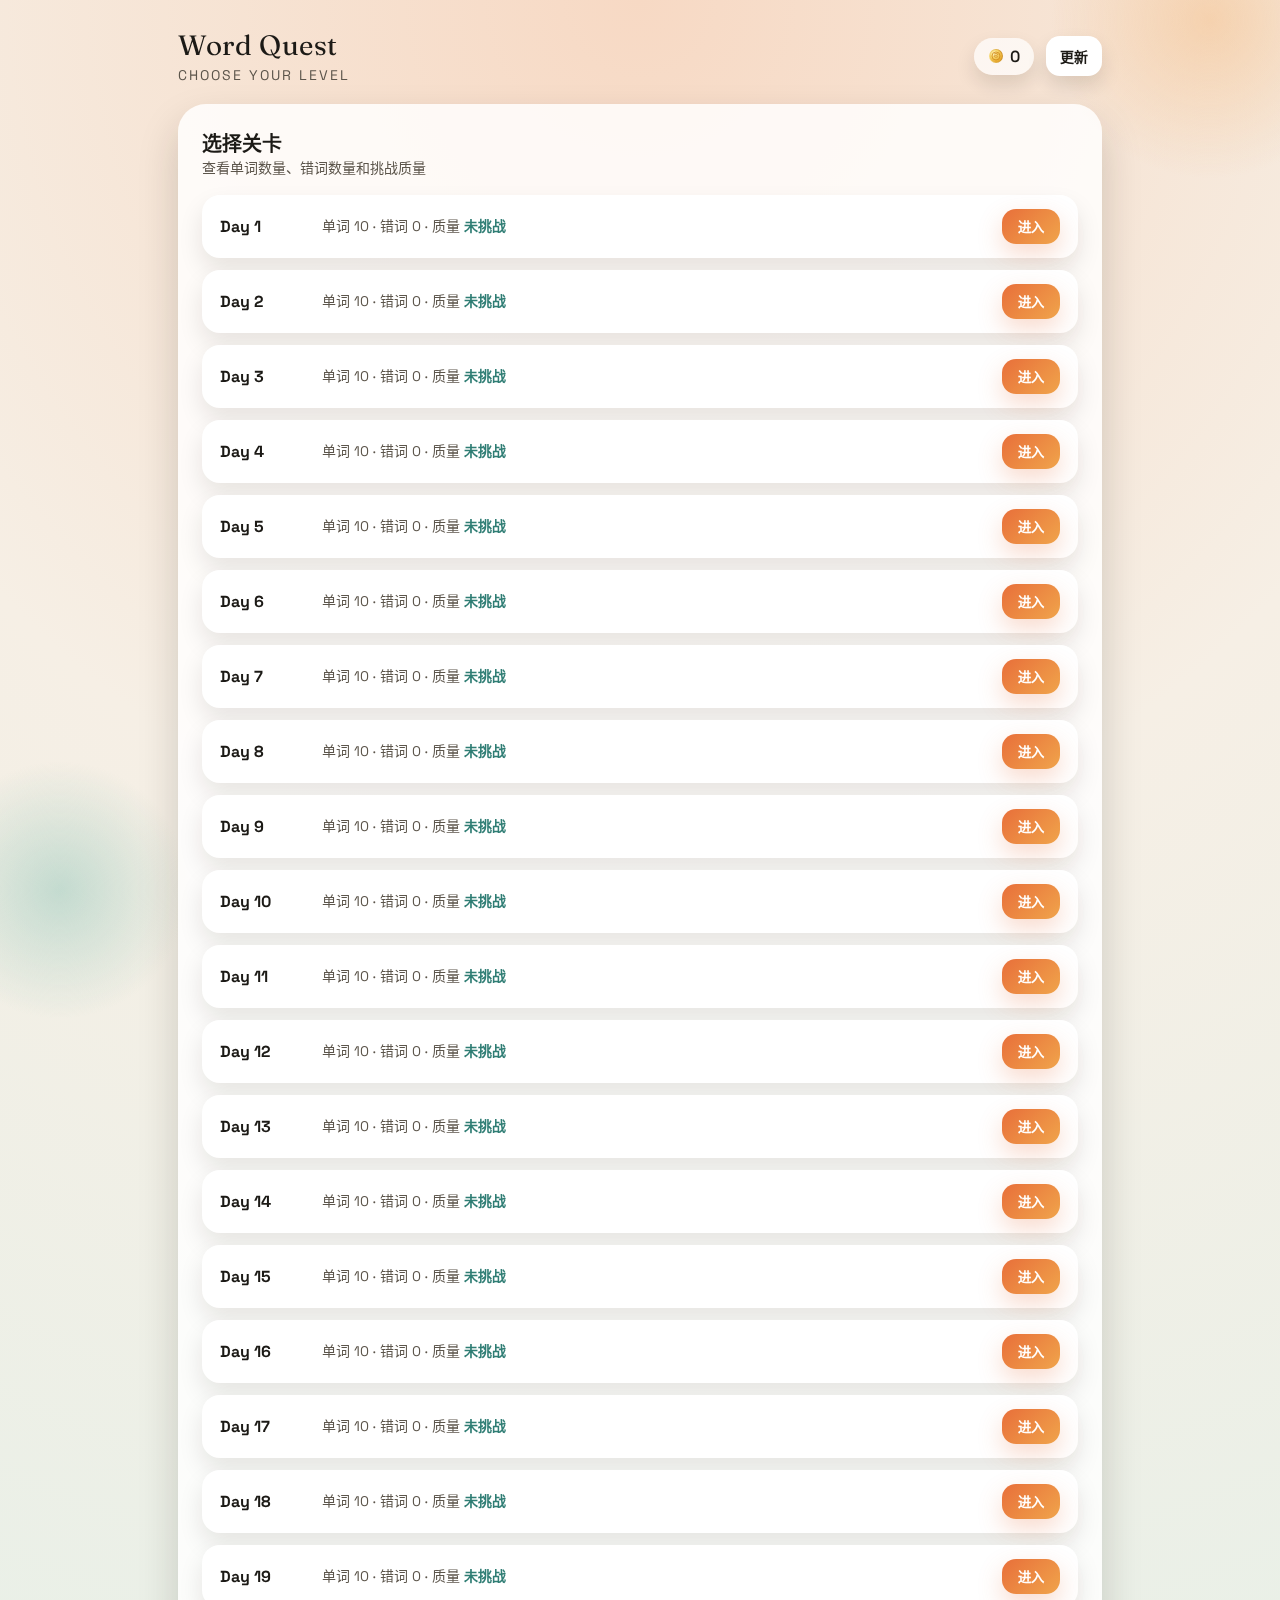
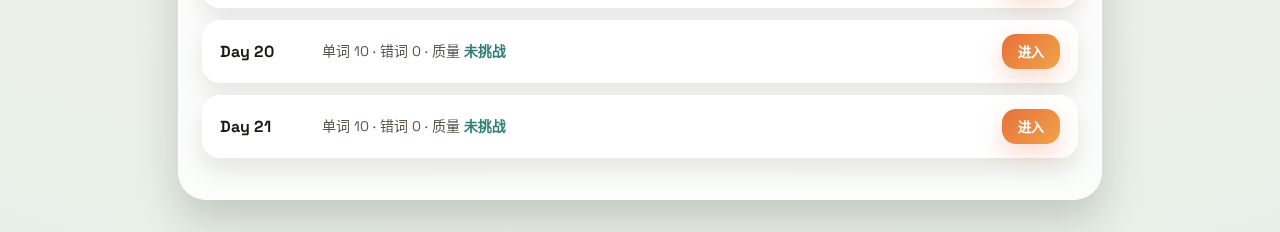
<file: index.html>
﻿<!doctype html>
<html lang="zh-CN">
  <head>
    <meta charset="UTF-8" />
    <meta name="viewport" content="width=device-width, initial-scale=1" />
    <title>Word Quest · 关卡选择</title>
    <link rel="manifest" href="manifest.json" />
    <meta name="theme-color" content="#f0822e" />
    <meta name="mobile-web-app-capable" content="yes" />
    <meta name="apple-mobile-web-app-capable" content="yes" />
    <meta name="apple-mobile-web-app-status-bar-style" content="black-translucent" />
    <meta name="apple-mobile-web-app-title" content="WordGame" />
    <link rel="apple-touch-icon" href="assets/pwa/apple-touch-icon.png" />
    <link rel="icon" type="image/png" sizes="192x192" href="assets/pwa/icon-192.png" />
    <link rel="icon" type="image/png" sizes="512x512" href="assets/pwa/icon-512.png" />
    <link rel="preconnect" href="https://fonts.googleapis.com" />
    <link rel="preconnect" href="https://fonts.gstatic.com" crossorigin />
    <link
      href="https://fonts.googleapis.com/css2?family=Fraunces:wght@600;700&family=Space+Grotesk:wght@400;500;600&display=swap"
      rel="stylesheet"
    />
    <style>
      :root {
        --ink: #1c1a16;
        --muted: #5c554b;
        --paper: #f7f0e6;
        --card: rgba(255, 255, 255, 0.82);
        --accent: #e86f3a;
        --accent-2: #2f7d74;
        --shadow: 0 20px 40px rgba(36, 28, 14, 0.18);
      }

      * {
        box-sizing: border-box;
      }

      body {
        margin: 0;
        min-height: 100vh;
        min-height: 100svh;
        font-family: "Space Grotesk", "PingFang SC", "Microsoft YaHei", sans-serif;
        color: var(--ink);
        background: radial-gradient(circle at top, #f7d9c4 0%, #f6efe5 45%, #e7f0e8 100%);
        display: flex;
        justify-content: center;
        align-items: stretch;
      }

      body::before,
      body::after {
        content: "";
        position: fixed;
        z-index: 0;
        border-radius: 50%;
        opacity: 0.45;
        pointer-events: none;
      }

      body::before {
        width: 320px;
        height: 320px;
        top: -140px;
        right: -90px;
        background: radial-gradient(circle, #f4b77a 0%, rgba(244, 183, 122, 0) 70%);
      }

      body::after {
        width: 260px;
        height: 260px;
        bottom: -120px;
        left: -70px;
        background: radial-gradient(circle, #89c2b5 0%, rgba(137, 194, 181, 0) 70%);
      }

      .app {
        position: relative;
        z-index: 1;
        width: min(980px, 100%);
        padding: 28px 28px 32px;
        display: flex;
        flex-direction: column;
        gap: 20px;
        min-height: 100vh;
        min-height: 100svh;
      }

      .topbar {
        display: flex;
        flex-wrap: wrap;
        gap: 16px;
        align-items: center;
        justify-content: space-between;
      }

      .brand {
        display: flex;
        flex-direction: column;
        gap: 4px;
      }

      .brand .title {
        font-family: "Fraunces", "PingFang SC", serif;
        font-size: 28px;
        letter-spacing: 0.6px;
      }

      .brand .subtitle {
        font-size: 14px;
        color: var(--muted);
        text-transform: uppercase;
        letter-spacing: 2px;
      }

      .top-actions {
        display: flex;
        align-items: center;
        gap: 12px;
      }

      .coin-block {
        display: inline-flex;
        align-items: center;
        gap: 6px;
        padding: 8px 14px;
        border-radius: 999px;
        background: rgba(255, 255, 255, 0.7);
        box-shadow: 0 10px 20px rgba(30, 23, 12, 0.12);
        font-weight: 600;
      }

      .coin-icon {
        width: 16px;
        height: 16px;
        background: url("assets/td/coin.svg") center/contain no-repeat;
        display: inline-block;
      }

      .update-btn {
        border: none;
        background: #fff;
        padding: 10px 14px;
        border-radius: 14px;
        font-size: 14px;
        font-weight: 600;
        color: var(--ink);
        box-shadow: 0 10px 20px rgba(23, 18, 9, 0.12);
        cursor: pointer;
      }

      .content {
        flex: 1;
        display: flex;
        flex-direction: column;
        gap: 16px;
      }

      .card {
        padding: 24px;
        border-radius: 28px;
        background: var(--card);
        box-shadow: var(--shadow);
        display: flex;
        flex-direction: column;
        gap: 18px;
      }

      .card-title {
        font-size: 20px;
        font-weight: 700;
      }

      .card-sub {
        color: var(--muted);
        font-size: 14px;
      }

      .day-list {
        display: flex;
        flex-direction: column;
        gap: 12px;
      }

      .day-row {
        display: grid;
        grid-template-columns: 90px 1fr auto;
        align-items: center;
        gap: 12px;
        padding: 14px 18px;
        border-radius: 18px;
        background: #fff;
        box-shadow: 0 12px 24px rgba(30, 23, 12, 0.1);
      }

      .day-title {
        font-weight: 700;
        font-size: 16px;
      }

      .day-meta {
        color: var(--muted);
        font-size: 14px;
        line-height: 1.4;
      }

      .quality {
        display: inline-flex;
        align-items: center;
        gap: 6px;
        font-weight: 700;
        color: var(--accent-2);
      }

      .start-btn {
        border: none;
        padding: 8px 16px;
        border-radius: 14px;
        background: linear-gradient(135deg, var(--accent) 0%, #f0a44b 100%);
        color: #fff;
        font-weight: 600;
        cursor: pointer;
        box-shadow: 0 10px 24px rgba(232, 111, 58, 0.25);
      }

      .day-actions {
        display: inline-flex;
        align-items: center;
        gap: 8px;
      }

      .game-links {
        display: inline-flex;
        gap: 6px;
      }

      .game-link {
        width: 32px;
        height: 32px;
        border-radius: 12px;
        background: #f7efe6;
        box-shadow: 0 8px 16px rgba(30, 23, 12, 0.12);
        display: inline-flex;
        align-items: center;
        justify-content: center;
        text-decoration: none;
      }

      .game-link:hover {
        transform: translateY(-1px);
      }

      .game-icon {
        width: 18px;
        height: 18px;
        background-position: center;
        background-repeat: no-repeat;
        background-size: contain;
      }

      .td-icon {
        background-image: url("assets/index/td.svg");
      }

      .snake-icon {
        background-image: url("assets/index/snake.svg");
      }

      .search-icon {
        background-image: url("assets/index/search.svg");
      }

      .list-hint {
        color: var(--muted);
        font-size: 13px;
      }

      @media (max-width: 720px) {
        .app {
          padding: 20px 18px 24px;
        }

        .topbar {
          flex-direction: column;
          align-items: flex-start;
        }

        .day-row {
          grid-template-columns: 1fr;
          align-items: flex-start;
        }

        .day-actions {
          width: 100%;
          justify-content: space-between;
          flex-wrap: wrap;
        }

        .start-btn {
          width: 100%;
        }
      }
    </style>
  </head>
  <body>
    <div class="app">
      <header class="topbar">
        <div class="brand">
          <div class="title">Word Quest</div>
          <div class="subtitle">Choose Your Level</div>
        </div>
        <div class="top-actions">
          <div class="coin-block"><span class="coin-icon"></span><span id="coinValue">0</span></div>
          <button class="update-btn" id="updateBtn">更新</button>
        </div>
      </header>

      <main class="content">
        <section class="card">
          <div>
            <div class="card-title">选择关卡</div>
            <div class="card-sub">查看单词数量、错词数量和挑战质量</div>
          </div>
          <div id="dayList" class="day-list"></div>
          <div id="listHint" class="list-hint"></div>
        </section>
      </main>
    </div>

    <script src="index.js"></script>
  </body>
</html>
</file>
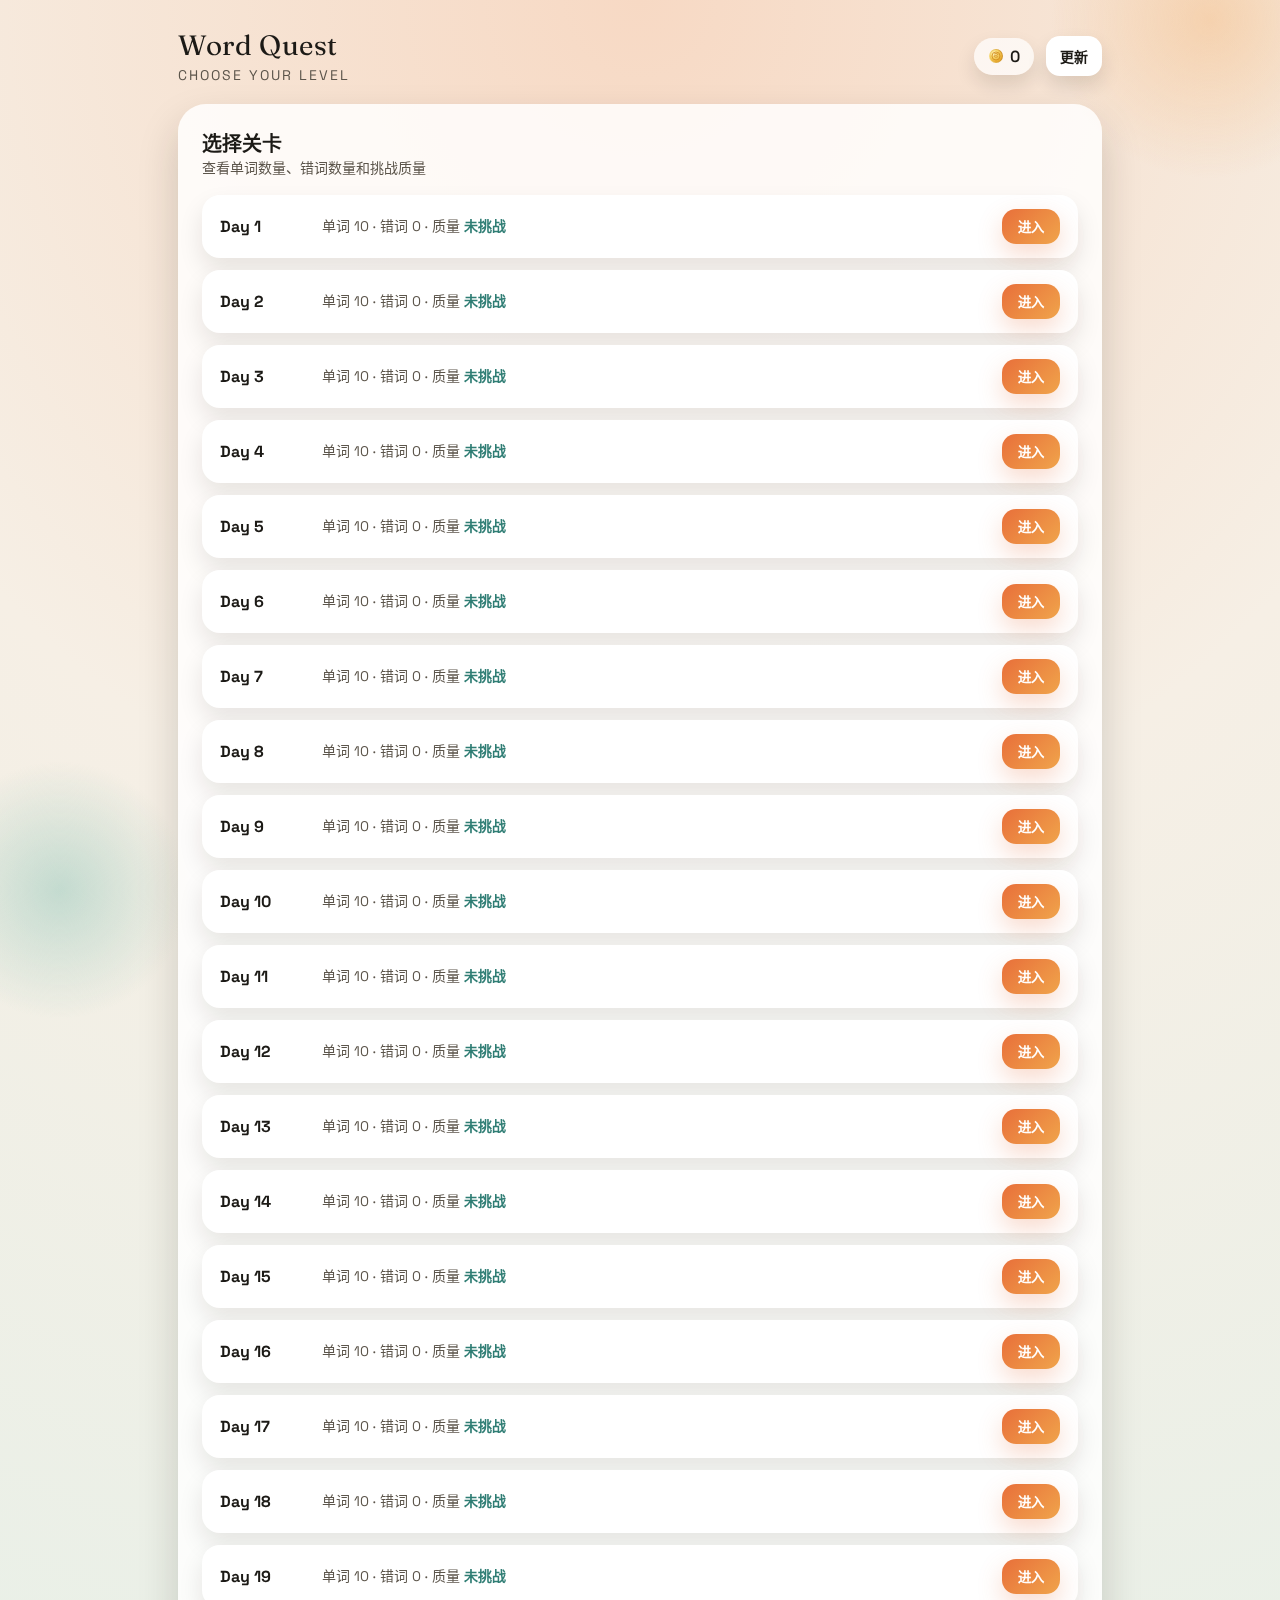
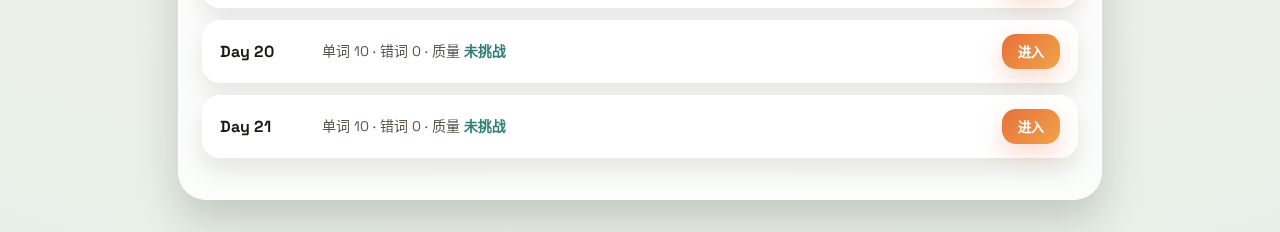
<file: clear.html>
<!doctype html>
<html lang="zh-CN">
  <head>
    <meta charset="UTF-8" />
    <meta name="viewport" content="width=device-width, initial-scale=1" />
    <title>清理缓存</title>
    <style>
      body {
        margin: 0;
        font-family: "PingFang SC", "Microsoft YaHei", sans-serif;
        background: #f7f0e6;
        color: #1c1a16;
        display: flex;
        align-items: center;
        justify-content: center;
        min-height: 100vh;
      }
      .card {
        width: min(420px, 90vw);
        background: #fff;
        border-radius: 16px;
        padding: 20px;
        box-shadow: 0 16px 36px rgba(0, 0, 0, 0.15);
        text-align: center;
      }
      .title {
        font-size: 18px;
        margin-bottom: 8px;
      }
      .desc {
        font-size: 14px;
        color: #5c554b;
        margin-bottom: 16px;
      }
      .status {
        font-size: 13px;
        color: #2f7d74;
        margin-bottom: 16px;
      }
      button {
        border: none;
        padding: 10px 16px;
        border-radius: 10px;
        background: #e86f3a;
        color: #fff;
        font-weight: 600;
        cursor: pointer;
      }
    </style>
  </head>
  <body>
    <div class="card">
      <div class="title">清理缓存与离线服务</div>
      <div class="desc">用于解决更新卡住或版本不刷新问题。</div>
      <div class="status" id="status">准备中...</div>
      <button id="clearBtn">立即清理</button>
    </div>
    <script>
      const statusEl = document.getElementById("status");
      const btn = document.getElementById("clearBtn");
      async function clearAll() {
        statusEl.textContent = "正在清理...";
        try {
          if ("serviceWorker" in navigator) {
            const regs = await navigator.serviceWorker.getRegistrations();
            await Promise.all(regs.map((reg) => reg.unregister()));
          }
          if ("caches" in window) {
            const keys = await caches.keys();
            await Promise.all(keys.map((key) => caches.delete(key)));
          }
          statusEl.textContent = "清理完成，正在刷新...";
          setTimeout(() => {
            window.location.href = `index.html?fresh=${Date.now()}`;
          }, 300);
        } catch (err) {
          statusEl.textContent = "清理失败，请重试";
        }
      }
      btn.addEventListener("click", clearAll);
      clearAll();
    </script>
  </body>
</html>
</file>
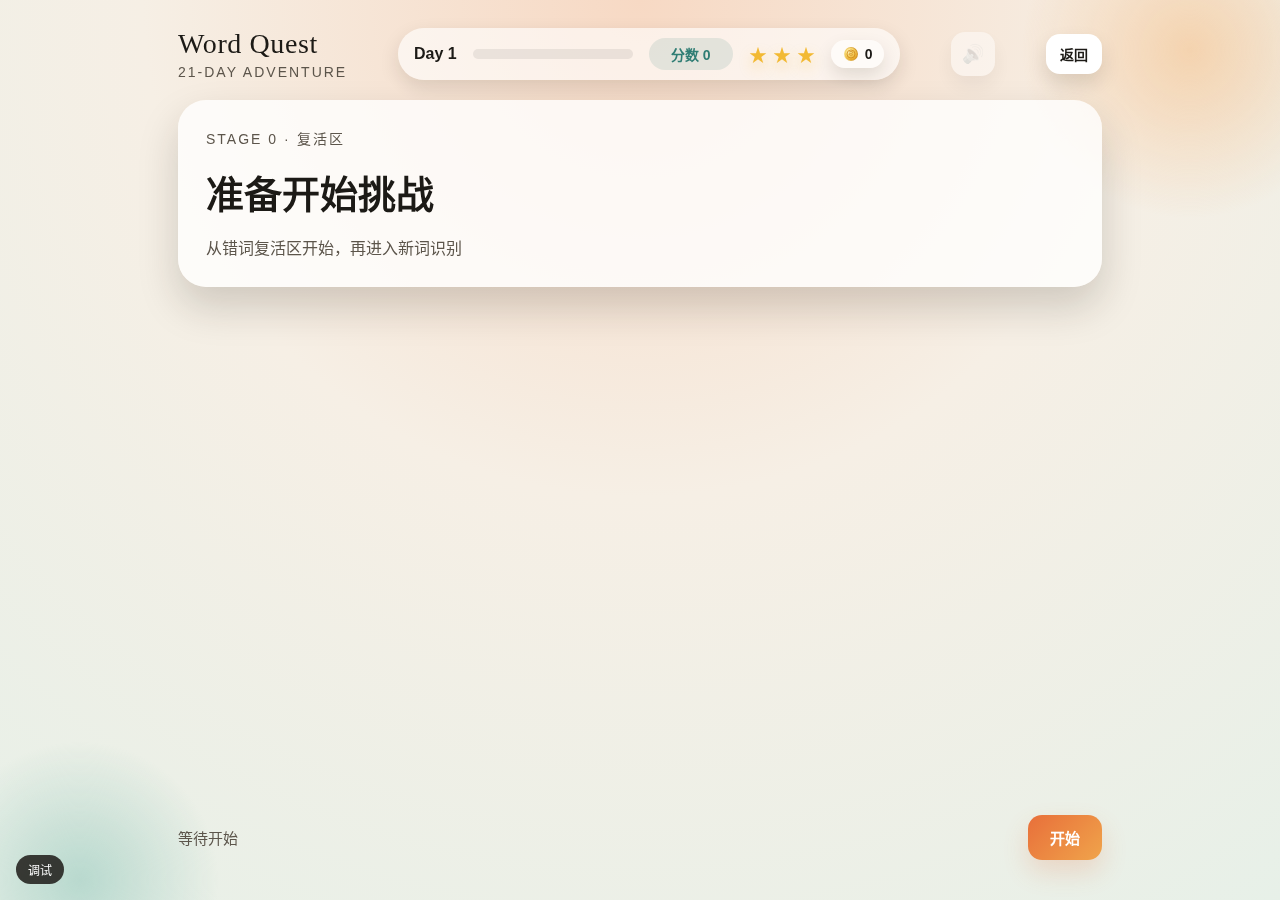
<file: practice.html>
<!doctype html>
<html lang="zh-CN">
  <head>
    <meta charset="UTF-8" />
    <meta name="viewport" content="width=device-width, initial-scale=1" />
    <title>Word Quest 21</title>
    <link rel="manifest" href="manifest.json" />
    <meta name="theme-color" content="#f0822e" />
    <meta name="mobile-web-app-capable" content="yes" />
    <meta name="apple-mobile-web-app-capable" content="yes" />
    <meta name="apple-mobile-web-app-status-bar-style" content="black-translucent" />
    <meta name="apple-mobile-web-app-title" content="WordGame" />
    <link rel="apple-touch-icon" href="assets/pwa/apple-touch-icon.png" />
    <link rel="icon" type="image/png" sizes="192x192" href="assets/pwa/icon-192.png" />
    <link rel="icon" type="image/png" sizes="512x512" href="assets/pwa/icon-512.png" />
    <link rel="preconnect" href="https://fonts.googleapis.com" />
    <link rel="preconnect" href="https://fonts.gstatic.com" crossorigin />
    <link
      href="https://fonts.googleapis.com/css2?family=Fraunces:wght@600;700&family=Space+Grotesk:wght@400;500;600&display=swap"
      rel="stylesheet"
    />
    <style>
      :root {
        --ink: #1c1a16;
        --muted: #5c554b;
        --paper: #f7f0e6;
        --card: rgba(255, 255, 255, 0.78);
        --accent: #e86f3a;
        --accent-2: #2f7d74;
        --shadow: 0 20px 40px rgba(36, 28, 14, 0.18);
        --glow: rgba(232, 111, 58, 0.2);
      }

      * {
        box-sizing: border-box;
      }

      body {
        margin: 0;
        min-height: 100vh;
        min-height: 100svh;
        font-family: "Space Grotesk", "PingFang SC", "Microsoft YaHei", sans-serif;
        color: var(--ink);
        background: radial-gradient(circle at top, #f7d9c4 0%, #f6efe5 45%, #e7f0e8 100%);
        display: flex;
        justify-content: center;
        align-items: stretch;
      }

      body::before,
      body::after {
        content: "";
        position: fixed;
        z-index: 0;
        border-radius: 50%;
        filter: blur(0px);
        opacity: 0.5;
        pointer-events: none;
      }

      body::before {
        width: 340px;
        height: 340px;
        top: -120px;
        right: -80px;
        background: radial-gradient(circle, #f4b77a 0%, rgba(244, 183, 122, 0) 70%);
        animation: drift 16s ease-in-out infinite;
      }

      body::after {
        width: 280px;
        height: 280px;
        bottom: -120px;
        left: -60px;
        background: radial-gradient(circle, #89c2b5 0%, rgba(137, 194, 181, 0) 70%);
        animation: drift 20s ease-in-out infinite reverse;
      }

      @keyframes drift {
        0% {
          transform: translateY(0) translateX(0);
        }
        50% {
          transform: translateY(12px) translateX(10px);
        }
        100% {
          transform: translateY(0) translateX(0);
        }
      }

      .app {
        position: relative;
        z-index: 1;
        width: min(980px, 100%);
        padding: 28px 28px 32px;
        display: flex;
        flex-direction: column;
        gap: 20px;
        min-height: 100vh;
        min-height: 100svh;
      }

      .topbar {
        display: flex;
        flex-wrap: wrap;
        gap: 16px;
        align-items: center;
        justify-content: space-between;
      }

      .brand {
        display: flex;
        flex-direction: column;
        gap: 4px;
      }

      .brand .title {
        font-family: "Fraunces", "PingFang SC", serif;
        font-size: 28px;
        letter-spacing: 0.6px;
      }

      .brand .subtitle {
        font-size: 14px;
        color: var(--muted);
        text-transform: uppercase;
        letter-spacing: 2px;
      }

      .day-info {
        display: flex;
        align-items: center;
        gap: 16px;
        background: rgba(255, 255, 255, 0.6);
        padding: 10px 16px;
        border-radius: 999px;
        box-shadow: 0 8px 20px rgba(32, 24, 12, 0.12);
      }

      .day-label {
        font-size: 16px;
        font-weight: 600;
      }

      .progress {
        width: 160px;
        height: 10px;
        border-radius: 999px;
        background: rgba(31, 29, 24, 0.08);
        overflow: hidden;
      }

      .progress-fill {
        height: 100%;
        width: 0%;
        background: linear-gradient(90deg, var(--accent) 0%, #f1b259 100%);
        transition: width 0.3s ease;
      }

      .stars {
        display: inline-flex;
        gap: 6px;
        font-size: 18px;
      }

      .star {
        color: #f2b933;
        text-shadow: 0 6px 14px rgba(242, 185, 51, 0.35);
      }

      .star.dim {
        color: #c9c3b8;
        text-shadow: none;
      }

      .coin-block {
        display: inline-flex;
        align-items: center;
        gap: 6px;
        padding: 6px 12px;
        border-radius: 999px;
        background: rgba(255, 255, 255, 0.6);
        box-shadow: 0 8px 18px rgba(32, 24, 12, 0.12);
        font-size: 14px;
        font-weight: 600;
      }

      .coin-icon {
        width: 16px;
        height: 16px;
        background: url("assets/td/coin.svg") center/contain no-repeat;
        display: inline-block;
      }

      .score {
        font-size: 14px;
        font-weight: 600;
        padding: 6px 12px;
        border-radius: 999px;
        background: rgba(47, 125, 116, 0.12);
        color: var(--accent-2);
        min-width: 84px;
        text-align: center;
      }

      .audio-btn {
        border: none;
        background: #fff;
        width: 44px;
        height: 44px;
        border-radius: 14px;
        font-size: 18px;
        box-shadow: 0 10px 20px rgba(23, 18, 9, 0.12);
        opacity: 0.45;
      }

      .update-btn {
        border: none;
        background: #fff;
        padding: 10px 14px;
        border-radius: 14px;
        font-size: 14px;
        font-weight: 600;
        color: var(--ink);
        box-shadow: 0 10px 20px rgba(23, 18, 9, 0.12);
        cursor: pointer;
      }

      .stage {
        flex: 1;
        display: flex;
        flex-direction: column;
        gap: 18px;
      }

      .card {
        padding: 28px;
        border-radius: 28px;
        background: var(--card);
        box-shadow: var(--shadow);
        display: flex;
        flex-direction: column;
        gap: 16px;
        animation: rise 0.7s ease;
      }

      @keyframes rise {
        from {
          transform: translateY(18px);
          opacity: 0;
        }
        to {
          transform: translateY(0);
          opacity: 1;
        }
      }

      .stage-label {
        display: inline-flex;
        align-items: center;
        gap: 8px;
        font-size: 14px;
        color: var(--muted);
        text-transform: uppercase;
        letter-spacing: 2px;
      }

      .prompt {
        font-size: clamp(26px, 4vw, 38px);
        font-weight: 600;
      }

      .prompt.prompt-split {
        display: flex;
        flex-direction: column;
        gap: 8px;
      }

      .prompt-zh {
        font-size: clamp(24px, 3.6vw, 34px);
      }

      .prompt-en {
        font-size: clamp(20px, 3.2vw, 28px);
        letter-spacing: 1px;
      }

      .phrase-gap {
        display: inline-block;
        width: 18px;
      }

      .phrase-slash {
        display: inline-block;
        padding: 0 4px;
        color: var(--muted);
        font-weight: 600;
      }

      .hint {
        color: var(--muted);
        font-size: 16px;
      }

      .options {
        display: grid;
        grid-template-columns: repeat(2, minmax(0, 1fr));
        gap: 14px;
      }

      .options.builder-mode {
        display: flex;
        flex-direction: column;
      }

      .option {
        border: none;
        border-radius: 18px;
        padding: 18px 16px;
        font-size: 18px;
        font-weight: 500;
        background: #fff;
        box-shadow: 0 12px 24px rgba(30, 23, 12, 0.12);
        transition: transform 0.2s ease, box-shadow 0.2s ease, border 0.2s ease;
        cursor: pointer;
        position: relative;
        overflow: hidden;
      }

      .option:hover {
        transform: translateY(-2px);
        box-shadow: 0 14px 30px rgba(30, 23, 12, 0.18);
      }

      .option:disabled {
        cursor: default;
        opacity: 0.7;
      }

      .option.correct {
        border: 2px solid #2f7d74;
        box-shadow: 0 10px 28px rgba(47, 125, 116, 0.3);
      }

      .option.wrong {
        border: 2px solid #c6483c;
        box-shadow: 0 10px 28px rgba(198, 72, 60, 0.3);
      }

      .builder {
        display: flex;
        flex-direction: column;
        gap: 16px;
      }

      .slots {
        display: flex;
        flex-wrap: wrap;
        gap: 6px;
        min-height: 56px;
        padding: 12px;
        border-radius: 18px;
        background: rgba(255, 255, 255, 0.7);
        border: 1px dashed rgba(52, 41, 28, 0.2);
      }

      .slot {
        border: none;
        border-radius: 14px;
        padding: 10px 14px;
        font-size: 17px;
        font-weight: 600;
        background: #fff;
        color: var(--ink);
        box-shadow: 0 8px 16px rgba(30, 23, 12, 0.12);
      }

      .slot.empty {
        background: transparent;
        color: rgba(28, 26, 22, 0.4);
        box-shadow: none;
        border: 1px dashed rgba(52, 41, 28, 0.18);
      }

      .slot-gap {
        width: 24px;
        height: 32px;
      }

      .slot-sep {
        display: inline-flex;
        align-items: center;
        padding: 0 6px;
        color: var(--muted);
        font-weight: 700;
      }

      .tiles {
        display: flex;
        flex-wrap: wrap;
        gap: 12px;
      }

      .tile {
        border: none;
        border-radius: 14px;
        padding: 12px 16px;
        font-size: 17px;
        font-weight: 600;
        background: #fff;
        color: var(--ink);
        cursor: pointer;
        box-shadow: 0 10px 18px rgba(23, 17, 9, 0.12);
        transition: transform 0.2s ease, box-shadow 0.2s ease;
      }

      .tile:hover {
        transform: translateY(-2px);
        box-shadow: 0 12px 24px rgba(23, 17, 9, 0.18);
      }

      .tile.used {
        opacity: 0.4;
        cursor: default;
        transform: none;
        box-shadow: none;
      }

      .fix-panel {
        display: flex;
        flex-direction: column;
        gap: 12px;
      }

      .fix-word {
        display: flex;
        flex-wrap: wrap;
        justify-content: center;
        gap: 8px;
        padding: 12px;
        border-radius: 16px;
        background: rgba(255, 255, 255, 0.7);
        border: 1px dashed rgba(52, 41, 28, 0.2);
      }

      .fix-letter {
        border: none;
        padding: 10px 12px;
        border-radius: 12px;
        font-size: 16px;
        font-weight: 600;
        background: #fff;
        box-shadow: 0 8px 16px rgba(30, 23, 12, 0.12);
        cursor: pointer;
      }

      .fix-letter.selected {
        border: 2px solid #c6483c;
      }

      .fix-letter.ghost {
        background: transparent;
        box-shadow: none;
        cursor: default;
      }

      .fix-options {
        display: flex;
        flex-wrap: wrap;
        gap: 12px;
        justify-content: center;
      }

      .missing-display {
        letter-spacing: 6px;
        font-weight: 700;
      }

      .prompt.prompt-split.missing-display .prompt-zh {
        letter-spacing: normal;
      }

      .prompt.prompt-split.missing-display .prompt-en {
        letter-spacing: 6px;
      }

      .footer {
        display: flex;
        align-items: center;
        justify-content: space-between;
        gap: 16px;
        color: var(--muted);
        margin-top: auto;
        padding-bottom: calc(env(safe-area-inset-bottom) + 8px);
      }

      .debug-toggle {
        position: fixed;
        left: 16px;
        bottom: 16px;
        z-index: 6;
        border: none;
        border-radius: 999px;
        padding: 6px 12px;
        font-size: 12px;
        background: rgba(28, 26, 22, 0.85);
        color: #fff;
        cursor: pointer;
      }

      .debug-panel {
        position: fixed;
        left: 16px;
        bottom: 56px;
        width: min(360px, 90vw);
        max-height: 40vh;
        padding: 10px;
        border-radius: 12px;
        background: rgba(18, 16, 14, 0.88);
        color: #fff;
        font-size: 12px;
        line-height: 1.4;
        box-shadow: 0 16px 30px rgba(0, 0, 0, 0.28);
        display: none;
        overflow: hidden;
        z-index: 6;
      }

      .debug-panel.open {
        display: block;
      }

      .debug-body {
        margin: 0;
        white-space: pre-wrap;
        word-break: break-word;
        max-height: 34vh;
        overflow: auto;
      }

      .audio-gate {
        position: fixed;
        top: 14px;
        left: 50%;
        transform: translateX(-50%);
        z-index: 7;
        background: rgba(28, 26, 22, 0.92);
        color: #fff;
        padding: 10px 14px;
        border-radius: 14px;
        display: flex;
        align-items: center;
        gap: 10px;
        box-shadow: 0 16px 36px rgba(0, 0, 0, 0.28);
      }

      .audio-gate.hidden {
        display: none;
      }

      .audio-gate button {
        border: none;
        padding: 6px 10px;
        border-radius: 10px;
        background: #f0a44b;
        color: #1c1a16;
        font-weight: 600;
        font-size: 12px;
        cursor: pointer;
      }

      .audio-gate .ghost {
        background: transparent;
        color: #fff;
        border: 1px solid rgba(255, 255, 255, 0.4);
      }

      .status {
        font-size: 15px;
      }

      .primary {
        border: none;
        padding: 12px 22px;
        border-radius: 14px;
        background: linear-gradient(135deg, var(--accent) 0%, #f0a44b 100%);
        color: white;
        font-weight: 600;
        font-size: 15px;
        box-shadow: 0 12px 26px var(--glow);
        cursor: pointer;
      }

      .overlay {
        position: fixed;
        inset: 0;
        background: rgba(22, 20, 16, 0.38);
        display: flex;
        align-items: center;
        justify-content: center;
        padding: 24px;
        z-index: 10;
      }

      .overlay.hidden {
        display: none;
      }

      .panel {
        width: min(520px, 100%);
        background: rgba(255, 255, 255, 0.95);
        border-radius: 26px;
        padding: 28px;
        box-shadow: var(--shadow);
        display: flex;
        flex-direction: column;
        gap: 18px;
      }

      .panel-title {
        font-family: "Fraunces", "PingFang SC", serif;
        font-size: 26px;
      }

      .panel-body {
        color: var(--muted);
        line-height: 1.6;
      }

      .panel-actions {
        display: flex;
        flex-wrap: wrap;
        gap: 12px;
        align-items: center;
      }

      .panel-actions select {
        padding: 10px 12px;
        border-radius: 10px;
        border: 1px solid rgba(40, 30, 20, 0.2);
        font-size: 15px;
      }

      .ghost {
        background: transparent;
        border: 1px solid rgba(40, 30, 20, 0.2);
        color: var(--ink);
      }

      .day-grid {
        display: grid;
        grid-template-columns: repeat(7, minmax(0, 1fr));
        gap: 10px;
        width: 100%;
      }

      .day-button {
        border: none;
        border-radius: 12px;
        padding: 10px 0;
        font-size: 15px;
        font-weight: 600;
        background: #fff;
        box-shadow: 0 8px 16px rgba(30, 23, 12, 0.12);
        cursor: pointer;
      }

      @media (max-width: 720px) {
        .app {
          padding: 20px 18px 24px;
        }

        .topbar {
          flex-direction: column;
          align-items: flex-start;
        }

        .day-info {
          width: 100%;
          justify-content: space-between;
        }

        .options {
          grid-template-columns: 1fr;
        }

        .footer {
          flex-direction: column;
          align-items: flex-start;
        }
      }
    </style>
  </head>
  <body>
    <div class="app">
      <header class="topbar">
        <div class="brand">
          <div class="title">Word Quest</div>
          <div class="subtitle">21-Day Adventure</div>
        </div>
        <div class="day-info">
          <div class="day-label">Day <span id="dayLabel">1</span></div>
          <div class="progress">
            <div class="progress-fill" id="progressFill"></div>
          </div>
          <div class="score">分数 <span id="scoreValue">0</span></div>
          <div class="stars" id="starPreview">
            <span class="star">★</span>
            <span class="star">★</span>
            <span class="star">★</span>
          </div>
          <div class="coin-block"><span class="coin-icon"></span><span id="coinValue">0</span></div>
        </div>
        <button class="audio-btn" id="audioBtn" disabled>🔊</button>
        <button class="update-btn" id="backBtn">返回</button>
      </header>

      <main class="stage">
        <section class="card">
          <div class="stage-label" id="stageLabel">Stage 0 · 复活区</div>
          <div class="prompt" id="prompt">准备开始挑战</div>
          <div class="hint" id="hint">从错词复活区开始，再进入新词识别</div>
        </section>
        <section class="options" id="options"></section>
      </main>

      <footer class="footer">
        <div class="status" id="statusText">等待开始</div>
        <button class="primary" id="primaryBtn">开始</button>
      </footer>
    </div>

    <div class="overlay hidden" id="overlay">
      <div class="panel">
        <div class="panel-title" id="panelTitle"></div>
        <div class="panel-body" id="panelBody"></div>
        <div class="panel-actions" id="panelActions"></div>
      </div>
    </div>

    <div class="audio-gate hidden" id="audioGate">
      <div id="audioGateStatus">声音未启用</div>
      <button id="audioGateEnable">启用声音</button>
      <button class="ghost" id="audioGateSkip">无声模式</button>
    </div>

    <button class="debug-toggle" id="debugToggle">调试</button>
    <div class="debug-panel" id="debugPanel">
      <pre class="debug-body" id="debugBody"></pre>
    </div>

    <script src="app.js"></script>
  </body>
</html>
</file>
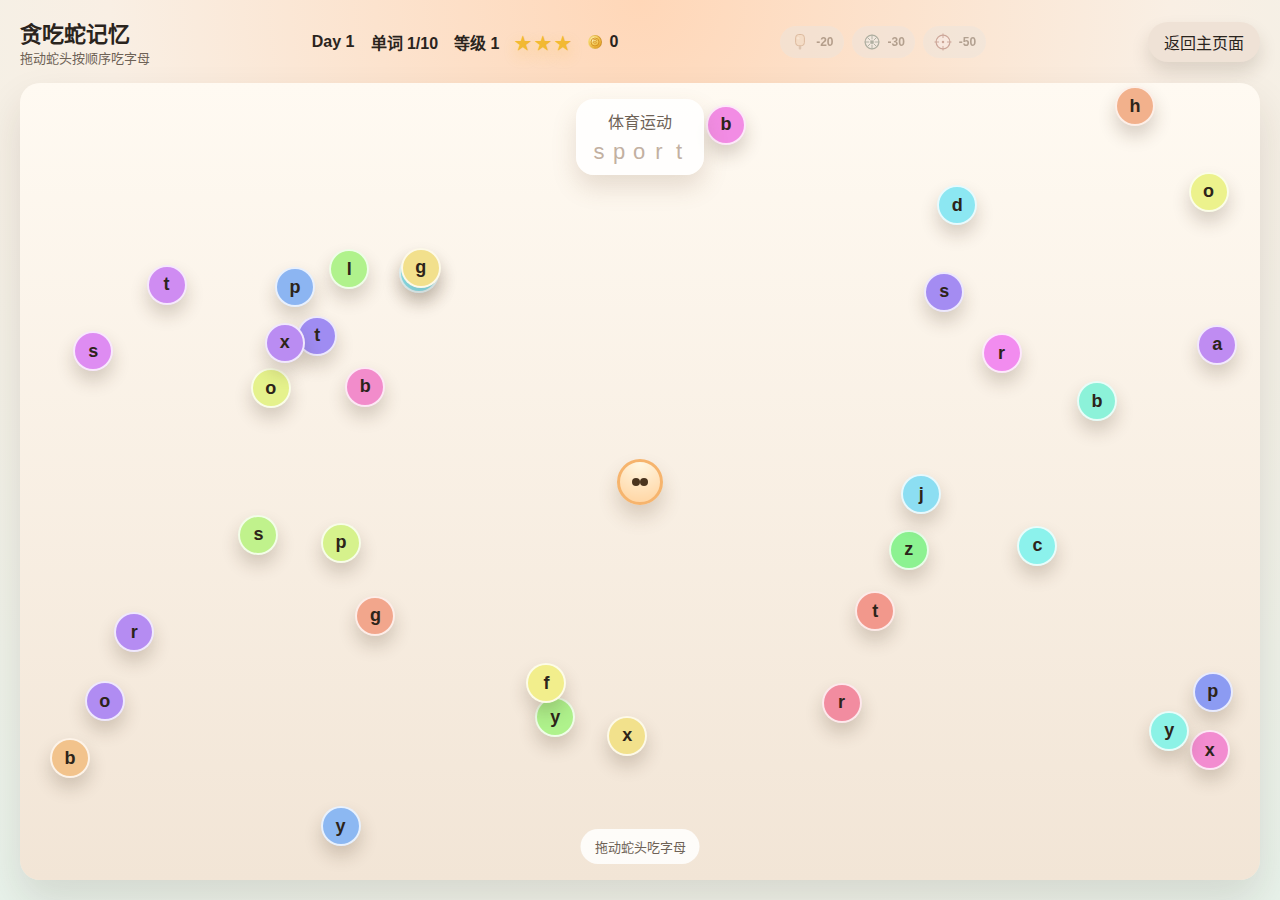
<file: snake.html>
<!doctype html>
<html lang="zh-CN">
  <head>
    <meta charset="UTF-8" />
    <meta name="viewport" content="width=device-width, initial-scale=1, viewport-fit=cover" />
    <title>贪吃蛇记忆</title>
    <link rel="manifest" href="manifest.json" />
    <meta name="theme-color" content="#f0822e" />
    <meta name="mobile-web-app-capable" content="yes" />
    <meta name="apple-mobile-web-app-capable" content="yes" />
    <meta name="apple-mobile-web-app-status-bar-style" content="black-translucent" />
    <meta name="apple-mobile-web-app-title" content="WordGame" />
    <link rel="apple-touch-icon" href="assets/pwa/apple-touch-icon.png" />
    <link rel="icon" type="image/png" sizes="192x192" href="assets/pwa/icon-192.png" />
    <link rel="icon" type="image/png" sizes="512x512" href="assets/pwa/icon-512.png" />
    <link rel="stylesheet" href="snake.css" />
  </head>
  <body>
    <header class="topbar">
      <div class="title">
        <div class="title-main">贪吃蛇记忆</div>
        <div class="title-sub">拖动蛇头按顺序吃字母</div>
      </div>
      <div class="stats">
        <div>Day <span id="dayValue">1</span></div>
        <div>单词 <span id="wordValue">0</span>/<span id="wordTotal">0</span></div>
        <div>等级 <span id="levelValue">1</span></div>
        <div class="stars" id="starBar">
          <span class="star">★</span>
          <span class="star">★</span>
          <span class="star">★</span>
        </div>
        <div class="coin-block"><span class="coin-icon"></span><span id="coinValue">0</span></div>
      </div>
      <div class="tools">
        <button id="freezeBtn" class="tool-btn" type="button" title="冻结 10 秒">
          <span class="tool-icon ice-icon"></span>
          <span class="tool-cost">-20</span>
        </button>
        <button id="speedBtn" class="tool-btn" type="button" title="加速 50 秒">
          <span class="tool-icon wheel-icon"></span>
          <span class="tool-cost">-30</span>
        </button>
        <button id="aimBtn" class="tool-btn" type="button" title="自动锁定">
          <span class="tool-icon scope-icon"></span>
          <span class="tool-cost">-50</span>
        </button>
      </div>
      <button id="backBtn" class="ghost">返回主页面</button>
    </header>

    <main class="main">
      <section class="playfield" id="playfield">
        <div class="word-display" id="targetWord"></div>
        <div class="effect-status" id="effectStatus"></div>
        <div class="message" id="messageText"></div>
      </section>
    </main>

    <script src="snake.js"></script>
  </body>
</html>
</file>
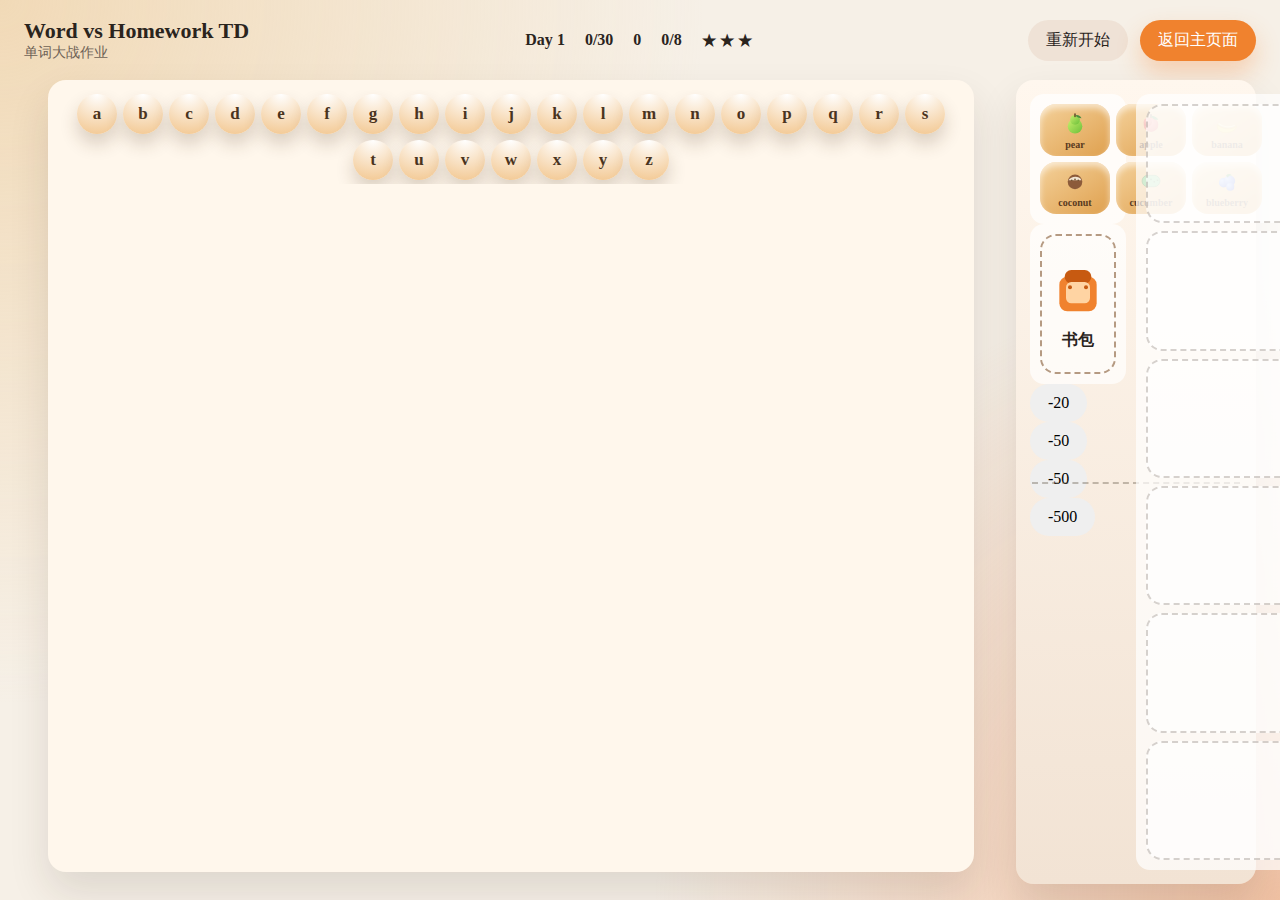
<file: td.html>
﻿<!doctype html>
<html lang="zh">
  <head>
    <meta charset="utf-8" />
    <meta name="viewport" content="width=device-width, initial-scale=1, viewport-fit=cover" />
    <title>Word vs Homework TD</title>
    <link rel="manifest" href="manifest.json" />
    <meta name="theme-color" content="#f0822e" />
    <meta name="mobile-web-app-capable" content="yes" />
    <meta name="apple-mobile-web-app-capable" content="yes" />
    <meta name="apple-mobile-web-app-status-bar-style" content="black-translucent" />
    <meta name="apple-mobile-web-app-title" content="WordGame" />
    <link rel="apple-touch-icon" href="assets/pwa/apple-touch-icon.png" />
    <link rel="icon" type="image/png" sizes="192x192" href="assets/pwa/icon-192.png" />
    <link rel="icon" type="image/png" sizes="512x512" href="assets/pwa/icon-512.png" />
    <link rel="stylesheet" href="td.css" />
  </head>
  <body>
    <header class="topbar">
      <div class="brand">
        <div class="brand-title">Word vs Homework TD</div>
        <div class="brand-subtitle" data-i18n="brandSubtitle"></div>
      </div>
      <div class="status">
        <div><span data-i18n="dayLabel"></span> <span id="dayValue">1</span></div>
        <div>
          <span class="status-icon notebook-icon" data-i18n-aria="bagLabel"></span>
          <span id="bagValue">0</span>/30
        </div>
        <div>
          <span class="status-icon coin-icon" data-i18n-aria="coinLabel"></span>
          <span id="coinValue">0</span>
        </div>
        <div>
          <span class="status-icon skull-icon" data-i18n-aria="bossLabel"></span>
          <span id="bossValue">0</span>/8
        </div>
        <div class="stars" id="starBar">
          <span class="star">★</span>
          <span class="star">★</span>
          <span class="star">★</span>
        </div>
      </div>
      <div class="actions">
        <button id="restartBtn" class="ghost" data-i18n="restart"></button>
        <button id="backBtn" class="primary" data-i18n="back"></button>
      </div>
    </header>

    <main class="layout">
      <section id="ammoArea" class="ammo-area">
        <div id="letterQueue" class="letter-queue"></div>
      </section>
      <section id="field" data-i18n-aria="battlefield">
        <div class="track-line"></div>
        <div id="bagColumn" class="bag-column">
          <div id="seedPanel" class="zone seed-panel">
            <div id="seedTray" class="seed-tray"></div>
          </div>
          <div id="bagArea" class="zone">
            <div class="bag-slot">
              <div class="bag-icon"></div>
              <div class="bag-text" data-i18n="bagText"></div>
            </div>
          </div>
          <div class="bag-tools">
            <button id="hoeBtn" class="tool-btn" title="移除炮台" type="button">
              <span class="tool-icon hoe-icon"></span>
              <span class="tool-cost">-20<span class="coin-mini"></span></span>
            </button>
            <button id="keyBtn" class="tool-btn" title="钥匙填空" type="button">
              <span class="tool-icon key-icon"></span>
              <span class="tool-cost">-50<span class="coin-mini"></span></span>
            </button>
            <button id="hornBtn" class="tool-btn" title="召唤Boss" type="button">
              <span class="tool-icon horn-icon"></span>
              <span class="tool-cost">-50<span class="coin-mini"></span></span>
            </button>
            <button id="batonBtn" class="tool-btn" title="指挥填充" type="button">
              <span class="tool-icon baton-icon"></span>
              <span class="tool-cost">-500<span class="coin-mini"></span></span>
            </button>
          </div>
        </div>
        <div id="plantArea" class="zone">
          <div class="plant-grid">
            <div class="plant-slot" data-slot="0"></div>
            <div class="plant-slot" data-slot="1"></div>
            <div class="plant-slot" data-slot="2"></div>
            <div class="plant-slot" data-slot="3"></div>
            <div class="plant-slot" data-slot="4"></div>
            <div class="plant-slot" data-slot="5"></div>
          </div>
        </div>
        <div id="attackArea" class="zone">
          <div class="attack-guide" data-i18n="attackGuide"></div>
          <div class="message-block">
            <div class="panel-title" data-i18n="hintTitle"></div>
            <div id="messageText" class="message"></div>
          </div>
        </div>
        <div id="enemyArea" class="zone"></div>
        <div id="enemyLayer"></div>
        <div id="bulletLayer"></div>
        <div id="impactLayer"></div>
      </section>
    </main>

    <div id="overlay" class="overlay hidden">
      <div class="overlay-card">
        <div id="overlayTitle" class="overlay-title"></div>
        <div id="overlayBody" class="overlay-body"></div>
        <div class="overlay-actions">
          <button id="overlayRestart" class="primary" data-i18n="restartOverlay"></button>
          <button id="overlayBack" class="ghost" data-i18n="backOverlay"></button>
        </div>
      </div>
    </div>

    <script src="td.js"></script>
  </body>
</html>
</file>
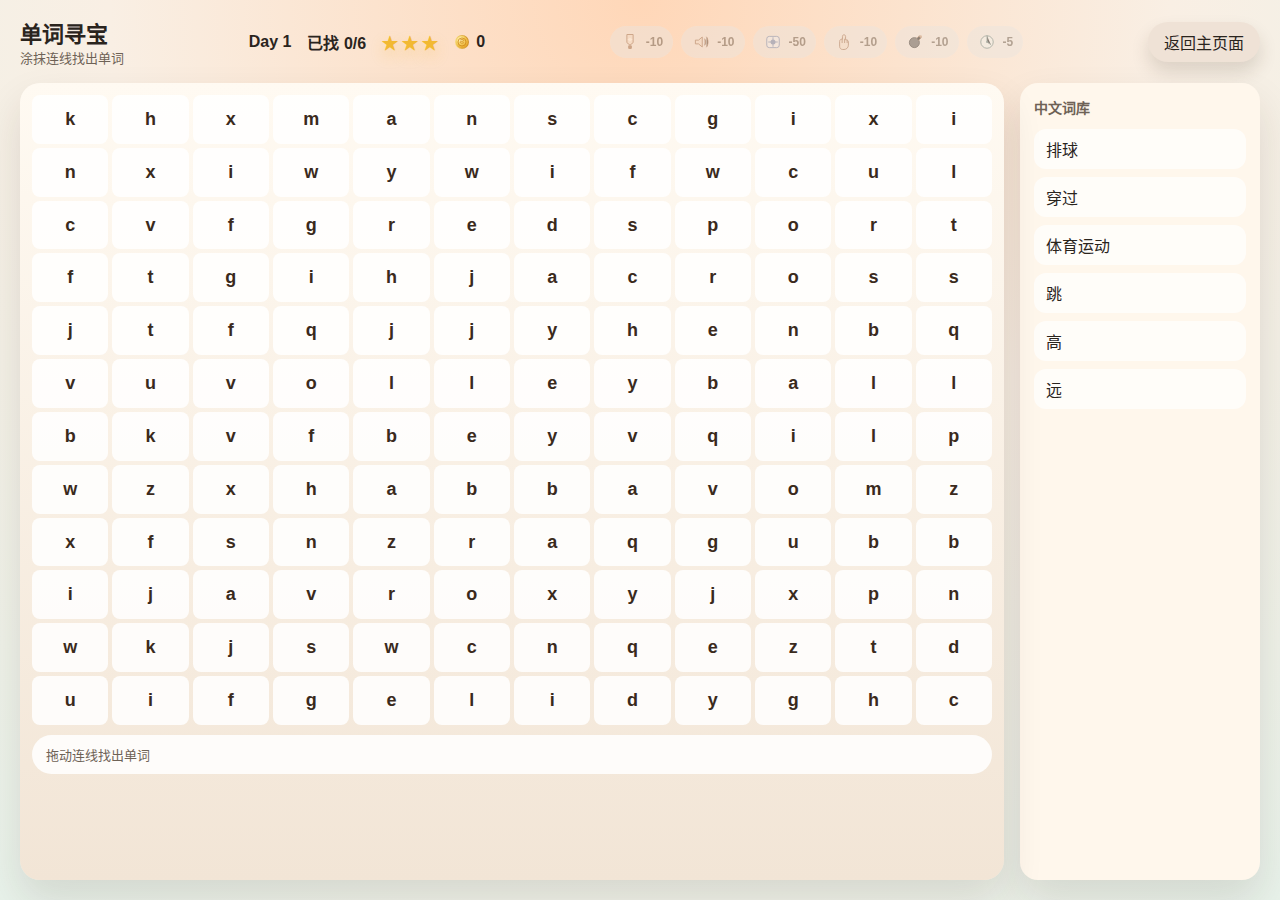
<file: wordsearch.html>
<!doctype html>
<html lang="zh-CN">
  <head>
    <meta charset="UTF-8" />
    <meta name="viewport" content="width=device-width, initial-scale=1, viewport-fit=cover" />
    <title>单词寻宝</title>
    <link rel="manifest" href="manifest.json" />
    <meta name="theme-color" content="#f0822e" />
    <meta name="mobile-web-app-capable" content="yes" />
    <meta name="apple-mobile-web-app-capable" content="yes" />
    <meta name="apple-mobile-web-app-status-bar-style" content="black-translucent" />
    <meta name="apple-mobile-web-app-title" content="WordGame" />
    <link rel="apple-touch-icon" href="assets/pwa/apple-touch-icon.png" />
    <link rel="icon" type="image/png" sizes="192x192" href="assets/pwa/icon-192.png" />
    <link rel="icon" type="image/png" sizes="512x512" href="assets/pwa/icon-512.png" />
    <link rel="stylesheet" href="wordsearch.css" />
  </head>
  <body>
    <header class="topbar">
      <div class="title">
        <div class="title-main">单词寻宝</div>
        <div class="title-sub">涂抹连线找出单词</div>
      </div>
      <div class="stats">
        <div>Day <span id="dayValue">1</span></div>
        <div>已找 <span id="foundValue">0</span>/<span id="totalValue">0</span></div>
        <div class="stars" id="starBar">
          <span class="star">★</span>
          <span class="star">★</span>
          <span class="star">★</span>
        </div>
        <div class="coin-block"><span class="coin-icon"></span><span id="coinValue">0</span></div>
      </div>
      <div class="tools">
        <button id="flashBtn" class="tool-btn" type="button" title="手电筒">
          <span class="tool-icon flashlight-icon"></span>
          <span class="tool-cost">-10</span>
        </button>
        <button id="speakerBtn" class="tool-btn" type="button" title="字母点名机">
          <span class="tool-icon speaker-icon"></span>
          <span class="tool-cost">-10</span>
        </button>
        <button id="xrayBtn" class="tool-btn" type="button" title="X光机">
          <span class="tool-icon xray-icon"></span>
          <span class="tool-cost">-50</span>
        </button>
        <button id="handBtn" class="tool-btn" type="button" title="举手提示">
          <span class="tool-icon hand-icon"></span>
          <span class="tool-cost">-10</span>
        </button>
        <button id="bombBtn" class="tool-btn" type="button" title="炸弹">
          <span class="tool-icon bomb-icon"></span>
          <span class="tool-cost">-10</span>
        </button>
        <button id="radarBtn" class="tool-btn" type="button" title="雷达">
          <span class="tool-icon radar-icon"></span>
          <span class="tool-cost">-5</span>
        </button>
      </div>
      <button id="backBtn" class="ghost">返回主页面</button>
    </header>

    <main class="layout">
      <section class="grid-panel">
        <div id="grid" class="grid"></div>
        <div id="messageText" class="message"></div>
      </section>
      <aside class="word-panel">
        <div class="panel-title">中文词库</div>
        <div id="wordList" class="word-list"></div>
      </aside>
    </main>

    <script src="wordsearch.js"></script>
  </body>
</html>
</file>
<file: snake.css>
:root {
  --bg: #f6f0e7;
  --panel: #fff7ec;
  --ink: #2a241d;
  --muted: #6e6256;
  --accent: #f0822e;
  --accent-dark: #c75a11;
  --shadow: 0 20px 40px rgba(53, 37, 23, 0.12);
}

*,
*::before,
*::after {
  box-sizing: border-box;
}

body {
  margin: 0;
  min-height: 100vh;
  font-family: "Space Grotesk", "PingFang SC", "Microsoft YaHei", sans-serif;
  color: var(--ink);
  background:
    radial-gradient(circle at top, #ffd7b8 0%, #f9efe4 48%, #e8f2ea 100%),
    var(--bg);
  display: flex;
  flex-direction: column;
  touch-action: none;
  overscroll-behavior: none;
}

button {
  font: inherit;
  border: none;
  border-radius: 999px;
  padding: 8px 16px;
  cursor: pointer;
  background: #efe2d6;
  color: var(--ink);
  box-shadow: 0 10px 18px rgba(60, 40, 20, 0.15);
}

.topbar {
  display: flex;
  flex-wrap: wrap;
  align-items: center;
  justify-content: space-between;
  gap: 12px;
  padding: 16px 20px;
}

.title-main {
  font-size: 22px;
  font-weight: 700;
}

.title-sub {
  font-size: 13px;
  color: var(--muted);
}

.stats {
  display: flex;
  gap: 16px;
  font-weight: 600;
  align-items: center;
}

.stars {
  display: inline-flex;
  gap: 4px;
}

.star {
  color: #f2b933;
  text-shadow: 0 6px 14px rgba(242, 185, 51, 0.35);
}

.star.dim {
  color: #c9c3b8;
  text-shadow: none;
}

.coin-block {
  display: inline-flex;
  align-items: center;
  gap: 6px;
}

.coin-icon {
  width: 16px;
  height: 16px;
  background: url("assets/td/coin.svg") center/contain no-repeat;
  display: inline-block;
}

.tools {
  display: flex;
  gap: 8px;
  align-items: center;
}

.tool-btn {
  display: inline-flex;
  align-items: center;
  gap: 6px;
  padding: 6px 10px;
  border-radius: 999px;
  background: #f3e4d5;
  box-shadow: 0 8px 14px rgba(90, 60, 30, 0.18);
  font-size: 12px;
}

.tool-btn.disabled {
  opacity: 0.45;
  filter: grayscale(0.6);
  cursor: not-allowed;
  box-shadow: none;
}

.tool-icon {
  width: 20px;
  height: 20px;
  background-position: center;
  background-repeat: no-repeat;
  background-size: contain;
}

.ice-icon {
  background-image: url("assets/snake/ice.svg");
}

.wheel-icon {
  background-image: url("assets/snake/wheel.svg");
}

.scope-icon {
  background-image: url("assets/snake/scope.svg");
}

.tool-cost {
  color: #6e4c2a;
  font-weight: 700;
}

.main {
  flex: 1;
  display: flex;
  padding: 0 20px 20px;
}

.playfield {
  position: relative;
  flex: 1;
  background: linear-gradient(180deg, #fffaf2, #f2e5d6);
  border-radius: 20px;
  box-shadow: var(--shadow);
  overflow: hidden;
  min-height: 60vh;
}

.word-display {
  position: absolute;
  left: 50%;
  top: 16px;
  transform: translateX(-50%);
  background: rgba(255, 255, 255, 0.86);
  padding: 10px 16px;
  border-radius: 18px;
  box-shadow: 0 12px 24px rgba(120, 90, 60, 0.18);
  display: flex;
  flex-direction: column;
  align-items: center;
  gap: 6px;
  z-index: 5;
  max-width: 85%;
}

.word-zh {
  font-size: 16px;
  color: var(--muted);
}

.word-en {
  display: flex;
  flex-wrap: wrap;
  justify-content: center;
  gap: 4px;
  font-size: 22px;
  letter-spacing: 2px;
}

.word-char {
  display: inline-flex;
  align-items: center;
  justify-content: center;
  min-width: 16px;
}

.word-char.pending {
  color: #c2b0a1;
}

.word-char.done {
  color: var(--accent-dark);
  font-weight: 700;
}

.word-char.space {
  min-width: 14px;
}

.message {
  position: absolute;
  left: 50%;
  bottom: 16px;
  transform: translateX(-50%);
  padding: 8px 14px;
  border-radius: 999px;
  background: rgba(255, 255, 255, 0.85);
  color: var(--muted);
  font-size: 13px;
  z-index: 5;
}

.effect-status {
  position: absolute;
  right: 16px;
  top: 16px;
  padding: 6px 12px;
  border-radius: 999px;
  background: rgba(255, 255, 255, 0.85);
  color: var(--muted);
  font-size: 12px;
  z-index: 5;
}

.letter-bubble {
  position: absolute;
  width: 40px;
  height: 40px;
  border-radius: 50%;
  display: flex;
  align-items: center;
  justify-content: center;
  font-weight: 700;
  font-size: 18px;
  color: #2d241a;
  border: 2px solid rgba(255, 255, 255, 0.8);
  box-shadow: 0 10px 18px rgba(60, 40, 20, 0.2);
  pointer-events: none;
  user-select: none;
}

.letter-bubble.space {
  background: rgba(255, 255, 255, 0.7);
  border-style: dashed;
  color: transparent;
}

.snake-head {
  position: absolute;
  width: 46px;
  height: 46px;
  border-radius: 50%;
  background: radial-gradient(circle at top, #fff8e4, #ffd39f);
  border: 3px solid #f6b46d;
  box-shadow: 0 12px 20px rgba(90, 60, 30, 0.2);
  z-index: 4;
}

.snake-head::before,
.snake-head::after {
  content: "";
  position: absolute;
  width: 8px;
  height: 8px;
  border-radius: 50%;
  background: #4a341e;
  top: 16px;
}

.snake-head::before {
  left: 12px;
}

.snake-head::after {
  right: 12px;
}

.snake-seg {
  position: absolute;
  width: 36px;
  height: 36px;
  border-radius: 50%;
  background: radial-gradient(circle at top, #ffffff, #f7c57b);
  display: flex;
  align-items: center;
  justify-content: center;
  font-weight: 700;
  color: #4a341e;
  box-shadow: 0 8px 14px rgba(70, 44, 20, 0.2);
  z-index: 3;
}

.snake-seg.separator {
  background: #f0822e;
  color: transparent;
  box-shadow: 0 8px 14px rgba(240, 130, 46, 0.3);
}

.tail-badge {
  position: absolute;
  width: 22px;
  height: 22px;
  border-radius: 50%;
  background: #2f7d74;
  color: #fff;
  font-size: 11px;
  display: flex;
  align-items: center;
  justify-content: center;
  box-shadow: 0 8px 14px rgba(47, 125, 116, 0.35);
  z-index: 2;
}

@media (max-width: 900px) {
  .word-en {
    font-size: 20px;
    letter-spacing: 2px;
  }
}

@media (max-width: 640px) and (orientation: portrait) {
  body {
    touch-action: manipulation;
  }

  .topbar {
    padding: 12px 14px;
    gap: 10px;
  }

  .title-main {
    font-size: 18px;
  }

  .title-sub {
    font-size: 12px;
  }

  .stats {
    flex-wrap: wrap;
    gap: 10px;
    font-size: 13px;
  }

  .tools {
    flex-wrap: wrap;
    gap: 6px;
  }

  .tool-btn {
    font-size: 11px;
    padding: 4px 8px;
  }

  .main {
    padding: 0 12px 12px;
  }

  .playfield {
    min-height: 58vh;
    border-radius: 16px;
  }

  .word-display {
    top: 10px;
    padding: 8px 12px;
    border-radius: 14px;
  }

  .word-zh {
    font-size: 14px;
  }

  .word-en {
    font-size: 18px;
    letter-spacing: 1px;
  }
}
</file>
<file: td.css>
﻿:root {
  color-scheme: light;
  --bg: #f6f0e7;
  --panel: #fff7ec;
  --ink: #2a241d;
  --muted: #6e6256;
  --accent: #f0822e;
  --accent-dark: #c75a11;
  --leaf: #4c8c3f;
  --danger: #d94b3d;
  --shadow: 0 20px 40px rgba(53, 37, 23, 0.12);
  --radius: 18px;
}

*,
*::before,
*::after {
  box-sizing: border-box;
}

body {
  margin: 0;
  min-height: 100vh;
  font-family: "LXGW WenKai", "Noto Serif SC", "STKaiti", "KaiTi", serif;
  color: var(--ink);
  display: flex;
  flex-direction: column;
  background:
    radial-gradient(circle at top left, rgba(240, 212, 171, 0.8), transparent 45%),
    radial-gradient(circle at bottom right, rgba(237, 162, 118, 0.6), transparent 40%),
    var(--bg);
}

button {
  font: inherit;
  border: none;
  border-radius: 999px;
  padding: 10px 18px;
  cursor: pointer;
  transition: transform 0.15s ease, box-shadow 0.15s ease;
}

button:active {
  transform: translateY(1px);
}

.primary {
  background: var(--accent);
  color: #fff;
  box-shadow: 0 12px 24px rgba(245, 130, 46, 0.3);
}

.ghost {
  background: #efe2d6;
  color: var(--ink);
}

.topbar {
  display: flex;
  flex-wrap: wrap;
  align-items: center;
  justify-content: space-between;
  gap: 16px;
  padding: 18px 24px;
}

.brand-title {
  font-size: 22px;
  font-weight: 700;
}

.brand-subtitle {
  font-size: 14px;
  color: var(--muted);
}

.status {
  display: flex;
  gap: 20px;
  font-size: 16px;
  font-weight: 600;
}

.actions {
  display: flex;
  gap: 12px;
}

.layout {
  display: grid;
  grid-template-columns: minmax(0, 1fr) 240px;
  gap: 18px;
  padding: 0 24px 16px;
  flex: 1;
}

.layout > * {
  min-width: 0;
}

#field {
  position: relative;
  display: grid;
  grid-template-columns: 96px 200px minmax(150px, 1fr) minmax(150px, 1fr);
  grid-template-areas: "bag plant attack enemy";
  gap: 10px;
  padding: 14px;
  background: linear-gradient(180deg, #fff7ee, #f2e3d4);
  border-radius: var(--radius);
  box-shadow: var(--shadow);
  min-height: 420px;
  min-width: 0;
}

.track-line {
  position: absolute;
  top: 50%;
  left: 16px;
  right: 16px;
  height: 0;
  border-top: 2px dashed rgba(90, 76, 60, 0.35);
  pointer-events: none;
}

.zone {
  position: relative;
  border-radius: 14px;
  padding: 10px;
  background: rgba(255, 255, 255, 0.7);
}

.zone-title {
  font-size: 13px;
  text-transform: uppercase;
  letter-spacing: 1px;
  color: var(--muted);
  margin-bottom: 8px;
}

#bagArea {
  grid-area: bag;
  display: flex;
  flex-direction: column;
  justify-content: center;
  align-items: center;
}

.bag-slot {
  width: 100%;
  height: 140px;
  border-radius: 16px;
  border: 2px dashed #b59a82;
  display: flex;
  flex-direction: column;
  align-items: center;
  justify-content: center;
  gap: 8px;
  color: var(--muted);
}

.bag-icon {
  width: 64px;
  height: 64px;
  background: url("assets/td/bag.svg") center/contain no-repeat;
}

.bag-text {
  font-weight: 700;
  color: var(--ink);
}

#plantArea {
  grid-area: plant;
}

.plant-grid {
  display: grid;
  grid-template-columns: 1fr;
  grid-template-rows: repeat(6, minmax(70px, 1fr));
  gap: 8px;
  height: 100%;
}

.plant-slot {
  position: relative;
  min-height: 68px;
  border-radius: 16px;
  border: 2px dashed rgba(92, 78, 65, 0.25);
  padding: 5px;
  background: rgba(255, 255, 255, 0.65);
  display: flex;
  align-items: stretch;
  justify-content: center;
  overflow: hidden;
}

.plant-slot.active {
  border-color: var(--accent);
  box-shadow: 0 0 0 2px rgba(240, 130, 46, 0.3);
}

.seed {
  width: 38px;
  height: 38px;
  border-radius: 50%;
  background: rgba(255, 255, 255, 0.8);
  background-position: center;
  background-repeat: no-repeat;
  background-size: contain;
  box-shadow: inset 0 4px 6px rgba(255, 255, 255, 0.5);
}

.grow-bar {
  position: absolute;
  bottom: 8px;
  left: 8px;
  right: 8px;
  height: 6px;
  border-radius: 999px;
  background: rgba(91, 76, 60, 0.2);
  overflow: hidden;
}

.grow-fill {
  height: 100%;
  background: linear-gradient(90deg, #5aa04c, #9bd44f);
  width: 0%;
}

.turret {
  position: absolute;
  inset: 6px;
  padding: 4px 5px;
  background: rgba(255, 255, 255, 0.9);
  border-radius: 12px;
  text-align: center;
  box-shadow: 0 8px 18px rgba(0, 0, 0, 0.1);
  display: flex;
  flex-direction: column;
  gap: 2px;
  align-items: stretch;
  overflow: hidden;
}

.turret-header {
  display: flex;
  align-items: center;
  gap: 6px;
  margin-top: -2px;
}

.turret-icon {
  width: 20px;
  height: 20px;
  flex-shrink: 0;
  background-position: center;
  background-repeat: no-repeat;
  background-size: contain;
}

.turret-zh {
  font-size: 11px;
  font-weight: 700;
  text-align: left;
  color: var(--ink);
  flex: 1;
  line-height: 1.1;
}

.turret-word {
  font-size: 12px;
  font-weight: 700;
  letter-spacing: 0.5px;
  line-height: 1.1;
  word-break: break-word;
  min-height: 26px;
  text-align: left;
}

.turret-word.explode {
  animation: word-explode 0.45s ease;
}

@keyframes word-explode {
  0% {
    transform: scale(1);
  }
  35% {
    transform: scale(1.08);
  }
  100% {
    transform: scale(1);
  }
}

.letter-wrong {
  color: var(--danger);
  text-shadow: 0 0 6px rgba(217, 75, 61, 0.45);
  animation: wrong-pop 0.4s ease;
}

@keyframes wrong-pop {
  0% {
    transform: scale(1);
  }
  60% {
    transform: scale(1.25);
  }
  100% {
    transform: scale(1);
  }
}

.turret-hp {
  width: 100%;
}

.hp-bar {
  height: 6px;
  border-radius: 999px;
  background: rgba(91, 76, 60, 0.2);
  overflow: hidden;
}

.hp-fill {
  height: 100%;
  background: linear-gradient(90deg, #5aa04c, #9bd44f);
  width: 0%;
}

#attackArea {
  grid-area: attack;
}

.attack-guide {
  font-size: 14px;
  color: var(--muted);
  line-height: 1.5;
}

#enemyArea {
  grid-area: enemy;
  background: rgba(255, 255, 255, 0.55);
}

#enemyLayer,
#bulletLayer,
#impactLayer {
  position: absolute;
  left: 0;
  top: 0;
  right: 0;
  bottom: 0;
  pointer-events: none;
}

.enemy {
  position: absolute;
  min-width: 96px;
  padding: 8px 10px;
  background: #fff;
  color: var(--ink);
  border-radius: 16px;
  font-size: 12px;
  text-align: center;
  transform: translate(-50%, -50%);
  box-shadow: 0 12px 20px rgba(40, 20, 10, 0.25);
  display: flex;
  flex-direction: column;
  align-items: center;
  gap: 6px;
}

.enemy.slowed {
  background: rgba(220, 240, 255, 0.9);
  border-color: rgba(96, 168, 220, 0.4);
  box-shadow: 0 12px 20px rgba(90, 140, 200, 0.2);
}

.enemy.slip {
  transform: translate(-50%, -50%) rotate(-8deg);
}

.enemy .enemy-img {
  width: 54px;
  height: 54px;
  background-position: center;
  background-repeat: no-repeat;
  background-size: contain;
}

.enemy .enemy-title {
  font-weight: 600;
  line-height: 1.3;
}

.enemy.normal .enemy-img {
  background-image: url("assets/td/enemy-sheet.svg");
}

.enemy.mid {
  background: #f0f4ff;
  border: 1px solid rgba(92, 100, 170, 0.2);
}

.enemy.mid .enemy-img {
  background-image: url("assets/td/enemy-stack.svg");
}

.enemy.boss {
  background: #fff1ee;
  border: 2px solid rgba(174, 57, 47, 0.4);
}

.enemy.boss .enemy-img {
  background-image: url("assets/td/enemy-book.svg");
}

.enemy.jump {
  box-shadow: 0 0 0 3px rgba(255, 196, 0, 0.6);
}

.enemy.falling {
  opacity: 0.7;
  filter: grayscale(0.2);
}

.enemy.polluted::after {
  content: "";
  position: absolute;
  inset: 8px;
  background-position: center;
  background-repeat: no-repeat;
  background-size: 70% 70%;
  opacity: 0.35;
  mix-blend-mode: multiply;
}

.enemy[data-stain="pear"]::after {
  background-image: url("assets/td/fruit-pear.svg");
}

.enemy[data-stain="apple"]::after {
  background-image: url("assets/td/fruit-apple.svg");
}

.enemy[data-stain="banana"]::after {
  background-image: url("assets/td/fruit-banana.svg");
}

.enemy[data-stain="coconut"]::after {
  background-image: url("assets/td/fruit-coconut.svg");
}

.enemy[data-stain="cucumber"]::after {
  background-image: url("assets/td/fruit-cucumber.svg");
}

.enemy[data-stain="blueberry"]::after {
  background-image: url("assets/td/fruit-blueberry.svg");
}

.bullet {
  position: absolute;
  width: 22px;
  height: 22px;
  border-radius: 50%;
  background-position: center;
  background-repeat: no-repeat;
  background-size: contain;
  box-shadow: 0 0 12px rgba(240, 130, 46, 0.4);
  transform: translate(-50%, -50%);
}

.impact {
  position: absolute;
  width: 44px;
  height: 44px;
  border-radius: 50%;
  background-position: center;
  background-repeat: no-repeat;
  background-size: contain;
  transform: translate(-50%, -50%);
  animation: impact-pop 0.6s ease-out forwards;
}

.damage-text {
  position: absolute;
  font-size: 14px;
  font-weight: 700;
  color: var(--danger);
  text-shadow: 0 2px 6px rgba(0, 0, 0, 0.25);
  transform: translate(-50%, -50%);
  pointer-events: none;
  animation: damage-float 0.9s ease-out forwards;
}

@keyframes damage-float {
  0% {
    opacity: 1;
    transform: translate(-50%, -50%) scale(1);
  }
  100% {
    opacity: 0;
    transform: translate(-50%, -90%) scale(1.2);
  }
}

.coin-fly {
  position: absolute;
  width: 24px;
  height: 24px;
  border-radius: 50%;
  background: radial-gradient(circle at 30% 30%, #fff6c8, #f1b533);
  box-shadow: 0 6px 14px rgba(154, 98, 20, 0.4);
  transform: translate(-50%, -50%);
  transition: transform 0.8s ease, opacity 0.8s ease;
  pointer-events: none;
  z-index: 3;
}

@keyframes impact-pop {
  0% {
    opacity: 0.9;
    transform: translate(-50%, -50%) scale(0.6);
  }
  100% {
    opacity: 0;
    transform: translate(-50%, -50%) scale(1.4);
  }
}

.side-panel {
  display: flex;
  flex-direction: column;
  gap: 16px;
}

.panel-card {
  padding: 16px;
  background: var(--panel);
  border-radius: var(--radius);
  box-shadow: var(--shadow);
}

.panel-title {
  font-size: 14px;
  font-weight: 700;
  text-transform: uppercase;
  letter-spacing: 1px;
  color: var(--muted);
  margin-bottom: 12px;
}

.panel-hint {
  font-size: 13px;
  color: var(--muted);
  margin-top: 10px;
}

.seed-tray {
  display: grid;
  grid-template-columns: repeat(3, minmax(70px, 1fr));
  gap: 6px;
}

.seed-token {
  min-height: 52px;
  border-radius: 16px;
  background: linear-gradient(145deg, #f4d19a, #dfa04e);
  box-shadow: inset 0 4px 6px rgba(255, 255, 255, 0.6);
  display: flex;
  flex-direction: column;
  align-items: center;
  justify-content: center;
  gap: 3px;
  font-weight: 700;
  color: #5a3a1f;
  cursor: grab;
  user-select: none;
  touch-action: none;
}

.seed-token:active {
  cursor: grabbing;
}

.seed-icon {
  width: 26px;
  height: 26px;
  background-position: center;
  background-repeat: no-repeat;
  background-size: contain;
}

.seed-label {
  font-size: 10px;
  text-transform: lowercase;
}

.message {
  margin-top: 8px;
  padding: 12px;
  border-radius: 12px;
  background: rgba(255, 255, 255, 0.7);
  color: var(--ink);
  min-height: 54px;
}

.ammo-area {
  margin: 0 24px 12px;
  padding: 10px 12px;
  background: var(--panel);
  border-radius: var(--radius);
  box-shadow: var(--shadow);
  flex-shrink: 0;
}

.letter-queue {
  display: flex;
  flex-wrap: wrap;
  gap: 6px;
  padding: 4px 0;
  min-height: 76px;
  align-items: center;
  justify-content: center;
  overflow: hidden;
}

.letter-bubble {
  width: 40px;
  height: 40px;
  border-radius: 50%;
  background: radial-gradient(circle at top, #fff, #f2c58c);
  display: flex;
  align-items: center;
  justify-content: center;
  font-size: 17px;
  font-weight: 700;
  color: #4a341e;
  box-shadow: 0 10px 18px rgba(70, 44, 20, 0.2);
  cursor: grab;
  user-select: none;
  touch-action: none;
}

.letter-bubble:active {
  cursor: grabbing;
}


.drag-ghost {
  position: fixed;
  z-index: 1000;
  pointer-events: none;
  opacity: 0.85;
  transform: translate(-50%, -50%);
}

.drop-target {
  border-color: var(--accent);
  box-shadow: 0 0 0 2px rgba(240, 130, 46, 0.3);
}

.overlay {
  position: fixed;
  inset: 0;
  background: rgba(15, 10, 6, 0.5);
  display: flex;
  align-items: center;
  justify-content: center;
  z-index: 10;
}

.hidden {
  display: none;
}

.overlay-card {
  width: min(420px, 90vw);
  background: #fffaf3;
  padding: 24px;
  border-radius: 24px;
  text-align: center;
  box-shadow: var(--shadow);
}

.overlay-title {
  font-size: 24px;
  font-weight: 700;
  margin-bottom: 12px;
}

.overlay-body {
  font-size: 16px;
  color: var(--muted);
  margin-bottom: 20px;
  line-height: 1.6;
}

.overlay-actions {
  display: flex;
  justify-content: center;
  gap: 12px;
}

.fruit-pear {
  background-image: url("assets/td/fruit-pear.svg");
}

.fruit-apple {
  background-image: url("assets/td/fruit-apple.svg");
}

.fruit-banana {
  background-image: url("assets/td/fruit-banana.svg");
}

.fruit-coconut {
  background-image: url("assets/td/fruit-coconut.svg");
}

.fruit-cucumber {
  background-image: url("assets/td/fruit-cucumber.svg");
}

.fruit-blueberry {
  background-image: url("assets/td/fruit-blueberry.svg");
}

@media (max-width: 900px) {
  .layout {
    grid-template-columns: 1fr;
  }

  .actions {
    width: 100%;
    justify-content: flex-start;
  }

  #field {
    grid-template-columns: 140px 1fr;
    grid-template-rows: auto auto;
    grid-template-areas:
      "bag plant"
      "attack enemy";
  }

  .plant-grid {
    grid-template-rows: repeat(6, minmax(70px, 1fr));
  }

  .seed-tray {
    grid-template-columns: repeat(4, minmax(70px, 1fr));
  }
}

@media (max-width: 720px) {
  #field {
    grid-template-columns: 1fr;
    grid-template-areas:
      "bag"
      "plant"
      "attack"
      "enemy";
  }

  .track-line {
    top: 60%;
  }
}
</file>
<file: wordsearch.css>
:root {
  --bg: #f6f0e7;
  --panel: #fff7ec;
  --ink: #2a241d;
  --muted: #6e6256;
  --accent: #f0822e;
  --accent-dark: #c75a11;
  --shadow: 0 20px 40px rgba(53, 37, 23, 0.12);
}

*,
*::before,
*::after {
  box-sizing: border-box;
}

body {
  margin: 0;
  min-height: 100vh;
  font-family: "Space Grotesk", "PingFang SC", "Microsoft YaHei", sans-serif;
  color: var(--ink);
  background:
    radial-gradient(circle at top, #ffd7b8 0%, #f9efe4 48%, #e8f2ea 100%),
    var(--bg);
  display: flex;
  flex-direction: column;
  touch-action: none;
  overscroll-behavior: none;
}

button {
  font: inherit;
  border: none;
  border-radius: 999px;
  padding: 8px 16px;
  cursor: pointer;
  background: #efe2d6;
  color: var(--ink);
  box-shadow: 0 10px 18px rgba(60, 40, 20, 0.15);
}

.topbar {
  display: flex;
  flex-wrap: wrap;
  align-items: center;
  justify-content: space-between;
  gap: 12px;
  padding: 16px 20px;
}

.title-main {
  font-size: 22px;
  font-weight: 700;
}

.title-sub {
  font-size: 13px;
  color: var(--muted);
}

.stats {
  display: flex;
  gap: 16px;
  font-weight: 600;
  align-items: center;
}

.stars {
  display: inline-flex;
  gap: 4px;
}

.star {
  color: #f2b933;
  text-shadow: 0 6px 14px rgba(242, 185, 51, 0.35);
}

.star.dim {
  color: #c9c3b8;
  text-shadow: none;
}

.coin-block {
  display: inline-flex;
  align-items: center;
  gap: 6px;
}

.coin-icon {
  width: 16px;
  height: 16px;
  background: url("assets/td/coin.svg") center/contain no-repeat;
  display: inline-block;
}

.tools {
  display: flex;
  gap: 8px;
  align-items: center;
}

.tool-btn {
  display: inline-flex;
  align-items: center;
  gap: 6px;
  padding: 6px 10px;
  border-radius: 999px;
  background: #f3e4d5;
  box-shadow: 0 8px 14px rgba(90, 60, 30, 0.18);
  font-size: 12px;
}

.tool-btn.disabled {
  opacity: 0.45;
  filter: grayscale(0.6);
  cursor: not-allowed;
  box-shadow: none;
}

.tool-icon {
  width: 20px;
  height: 20px;
  background-position: center;
  background-repeat: no-repeat;
  background-size: contain;
}

.flashlight-icon {
  background-image: url("assets/wordsearch/flashlight.svg");
}

.speaker-icon {
  background-image: url("assets/wordsearch/speaker.svg");
}

.xray-icon {
  background-image: url("assets/wordsearch/xray.svg");
}

.hand-icon {
  background-image: url("assets/wordsearch/hand.svg");
}

.bomb-icon {
  background-image: url("assets/wordsearch/bomb.svg");
}

.radar-icon {
  background-image: url("assets/wordsearch/radar.svg");
}

.tool-cost {
  color: #6e4c2a;
  font-weight: 700;
}

.layout {
  display: grid;
  grid-template-columns: minmax(0, 1fr) 240px;
  gap: 16px;
  padding: 0 20px 20px;
  flex: 1;
}

.grid-panel {
  position: relative;
  background: linear-gradient(180deg, #fffaf2, #f2e5d6);
  border-radius: 20px;
  box-shadow: var(--shadow);
  padding: 12px;
  overflow: hidden;
}

.grid {
  display: grid;
  grid-template-columns: repeat(12, minmax(0, 1fr));
  grid-template-rows: repeat(12, minmax(0, 1fr));
  gap: 4px;
  width: 100%;
  height: min(70vh, 80vw);
  max-height: 70vh;
  margin: 0 auto;
}

.grid.xray {
  filter: grayscale(1);
}

.grid-cell {
  border-radius: 8px;
  background: rgba(255, 255, 255, 0.85);
  display: flex;
  align-items: center;
  justify-content: center;
  font-weight: 700;
  color: #3a2a1c;
  font-size: clamp(14px, 2.4vw, 18px);
  user-select: none;
}

.grid-cell.empty {
  background: rgba(255, 255, 255, 0.4);
  color: transparent;
}

.grid-cell.selecting {
  background: #ffe4c4;
  color: #a14c16;
}

.grid-cell.found {
  background: var(--found-bg, #d6f5dc);
  color: var(--found-ink, #2f7d3f);
}

.grid-cell.flash {
  animation: flash-cell 0.45s ease-in-out;
}

.grid-cell.xray-cell {
  outline: 2px dashed rgba(42, 36, 29, 0.55);
}

.grid-cell.hand {
  background-image: url("assets/wordsearch/hand.svg");
  background-repeat: no-repeat;
  background-position: center;
  background-size: 50%;
}

.grid-cell.announce {
  background: #fff0c7;
  color: #a85a16;
}

.firework-layer {
  position: fixed;
  inset: 0;
  pointer-events: none;
  z-index: 5;
}

.firework {
  position: absolute;
  width: 14px;
  height: 14px;
  border-radius: 50%;
  background: var(--fw-color);
  box-shadow:
    0 -40px 0 var(--fw-color),
    0 40px 0 var(--fw-color),
    40px 0 0 var(--fw-color),
    -40px 0 0 var(--fw-color),
    30px 30px 0 var(--fw-color),
    -30px 30px 0 var(--fw-color),
    30px -30px 0 var(--fw-color),
    -30px -30px 0 var(--fw-color);
  transform: translate(-50%, -50%) scale(0.3);
  animation: firework-burst 1.2s ease-out forwards;
}

@keyframes firework-burst {
  0% {
    opacity: 0.9;
    transform: translate(-50%, -50%) scale(0.3);
  }
  100% {
    opacity: 0;
    transform: translate(-50%, -50%) scale(1.6);
  }
}

@keyframes flash-cell {
  0% {
    background: #fff1b8;
  }
  50% {
    background: #f0822e;
    color: #fff;
  }
  100% {
    background: #fff1b8;
  }
}

.message {
  margin-top: 10px;
  padding: 10px 14px;
  border-radius: 999px;
  background: rgba(255, 255, 255, 0.85);
  color: var(--muted);
  font-size: 13px;
}

.word-panel {
  background: var(--panel);
  border-radius: 18px;
  padding: 14px;
  box-shadow: var(--shadow);
  display: flex;
  flex-direction: column;
  gap: 12px;
}

.panel-title {
  font-size: 14px;
  font-weight: 700;
  color: var(--muted);
}

.word-list {
  display: flex;
  flex-direction: column;
  gap: 8px;
}

.word-item {
  padding: 8px 12px;
  border-radius: 12px;
  background: rgba(255, 255, 255, 0.7);
  cursor: pointer;
  transition: transform 0.2s ease, background 0.2s ease;
}

.word-item:hover {
  transform: translateY(-2px);
}

.word-item.found {
  background: #d6f5dc;
  color: #2f7d3f;
}

@media (max-width: 900px) {
  .layout {
    grid-template-columns: 1fr;
  }

  .grid {
    height: min(70vh, 90vw);
  }
}
</file>
